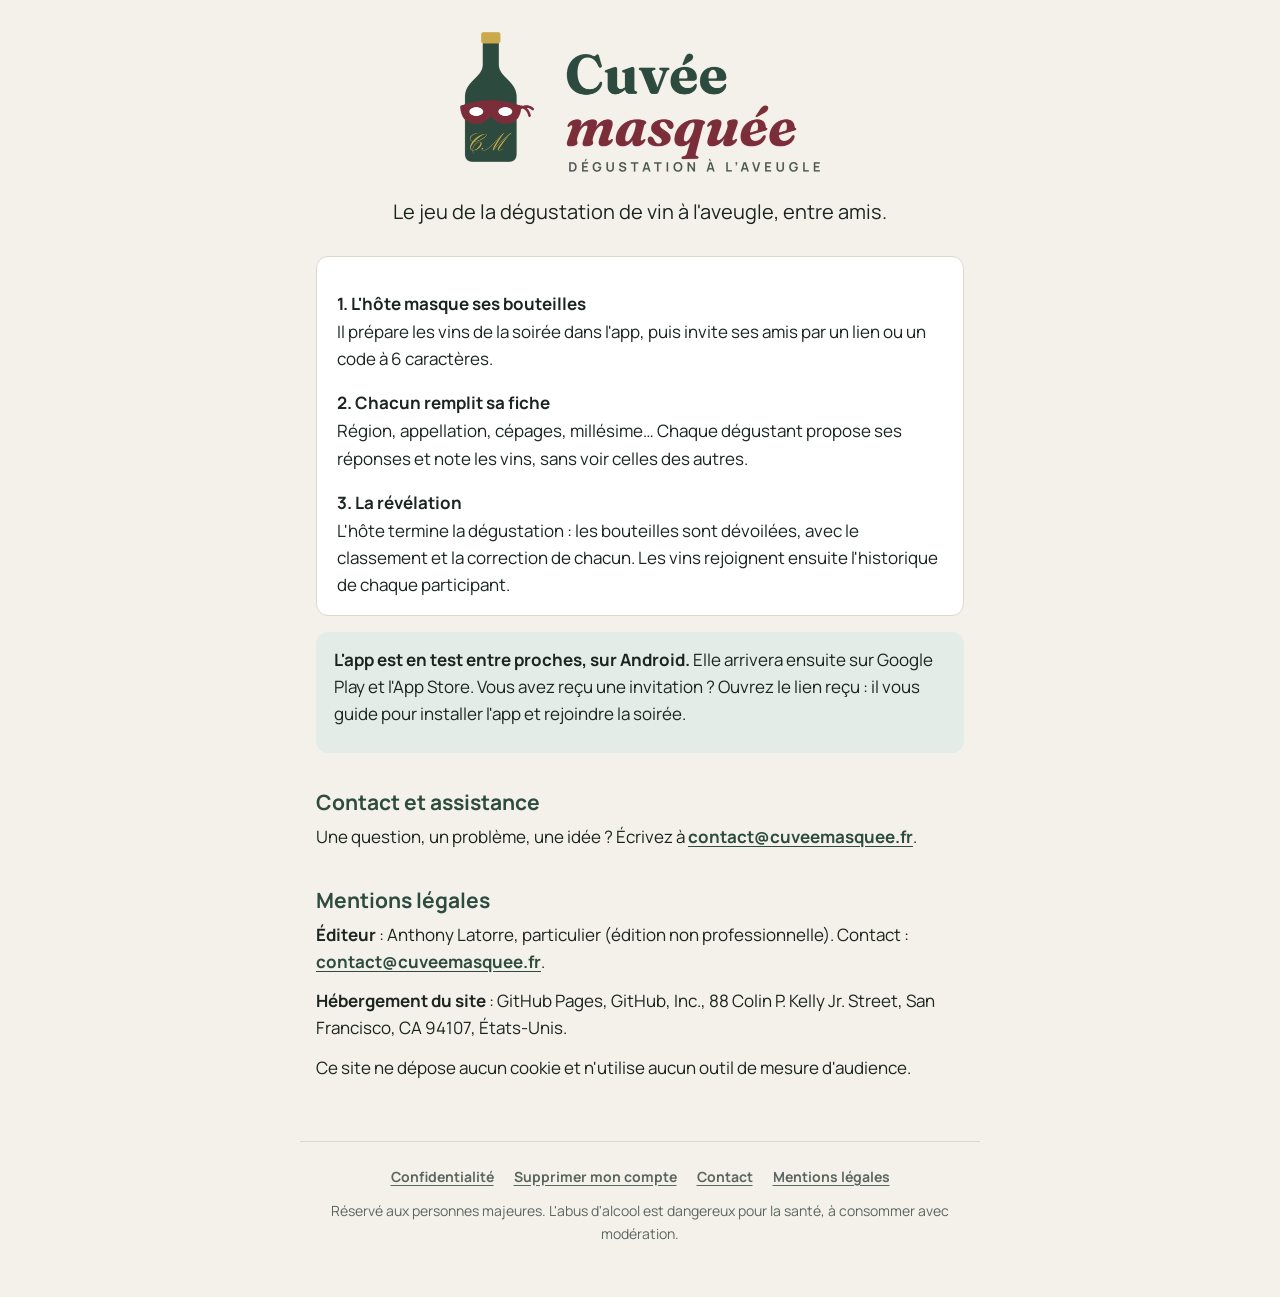
<file: index.html>
<!doctype html>
<html lang="fr">
  <head>
    <meta charset="utf-8" />
    <meta name="viewport" content="width=device-width, initial-scale=1" />
    <title>Cuvée Masquée · Dégustation de vin à l'aveugle</title>
    <meta
      name="description"
      content="Cuvée Masquée : l'app de dégustation de vin à l'aveugle entre amis. L'hôte masque ses bouteilles, chacun remplit sa fiche, la révélation désigne le meilleur palais." />
    <meta name="theme-color" content="#2d4b3e" />
    <meta property="og:title" content="Cuvée Masquée" />
    <meta property="og:description" content="Dégustation de vin à l'aveugle entre amis." />
    <meta property="og:image" content="https://cuveemasquee.fr/images/icone-512.png" />
    <link rel="icon" href="/favicon.png" type="image/png" />
    <link rel="apple-touch-icon" href="/images/icone-180.png" />
    <link rel="stylesheet" href="/style.css" />
  </head>
  <body>
    <main>
      <img class="logo logo-clair" src="/images/logo-complet.png" alt="Cuvée Masquée, dégustation à l'aveugle" width="720" height="279" />
      <img class="logo logo-sombre" src="/images/logo-complet-sombre.png" alt="Cuvée Masquée, dégustation à l'aveugle" width="720" height="279" />

      <p class="accroche">Le jeu de la dégustation de vin à l'aveugle, entre amis.</p>

      <div class="carte">
        <h3>1. L'hôte masque ses bouteilles</h3>
        <p>Il prépare les vins de la soirée dans l'app, puis invite ses amis par un lien ou un code à 6 caractères.</p>
        <h3>2. Chacun remplit sa fiche</h3>
        <p>Région, appellation, cépages, millésime… Chaque dégustant propose ses réponses et note les vins, sans voir celles des autres.</p>
        <h3>3. La révélation</h3>
        <p>
          L'hôte termine la dégustation : les bouteilles sont dévoilées, avec le classement et la correction de chacun. Les vins rejoignent ensuite
          l'historique de chaque participant.
        </p>
      </div>

      <div class="encadre">
        <p>
          <strong>L'app est en test entre proches, sur Android.</strong> Elle arrivera ensuite sur Google Play et l'App Store. Vous avez reçu une
          invitation ? Ouvrez le lien reçu : il vous guide pour installer l'app et rejoindre la soirée.
        </p>
      </div>

      <h2 id="contact">Contact et assistance</h2>
      <p>Une question, un problème, une idée ? Écrivez à <a href="mailto:contact@cuveemasquee.fr">contact@cuveemasquee.fr</a>.</p>

      <h2 id="mentions-legales">Mentions légales</h2>
      <p>
        <strong>Éditeur</strong> : Anthony Latorre, particulier (édition non professionnelle). Contact :
        <a href="mailto:contact@cuveemasquee.fr">contact@cuveemasquee.fr</a>.
      </p>
      <p>
        <strong>Hébergement du site</strong> : GitHub Pages, GitHub, Inc., 88 Colin P. Kelly Jr. Street, San Francisco, CA 94107, États-Unis.
      </p>
      <p>Ce site ne dépose aucun cookie et n'utilise aucun outil de mesure d'audience.</p>
    </main>

    <footer>
      <nav>
        <a href="/confidentialite">Confidentialité</a>
        <a href="/suppression-compte">Supprimer mon compte</a>
        <a href="/#contact">Contact</a>
        <a href="/#mentions-legales">Mentions légales</a>
      </nav>
      <p>Réservé aux personnes majeures. L'abus d'alcool est dangereux pour la santé, à consommer avec modération.</p>
    </footer>
  </body>
</html>
</file>
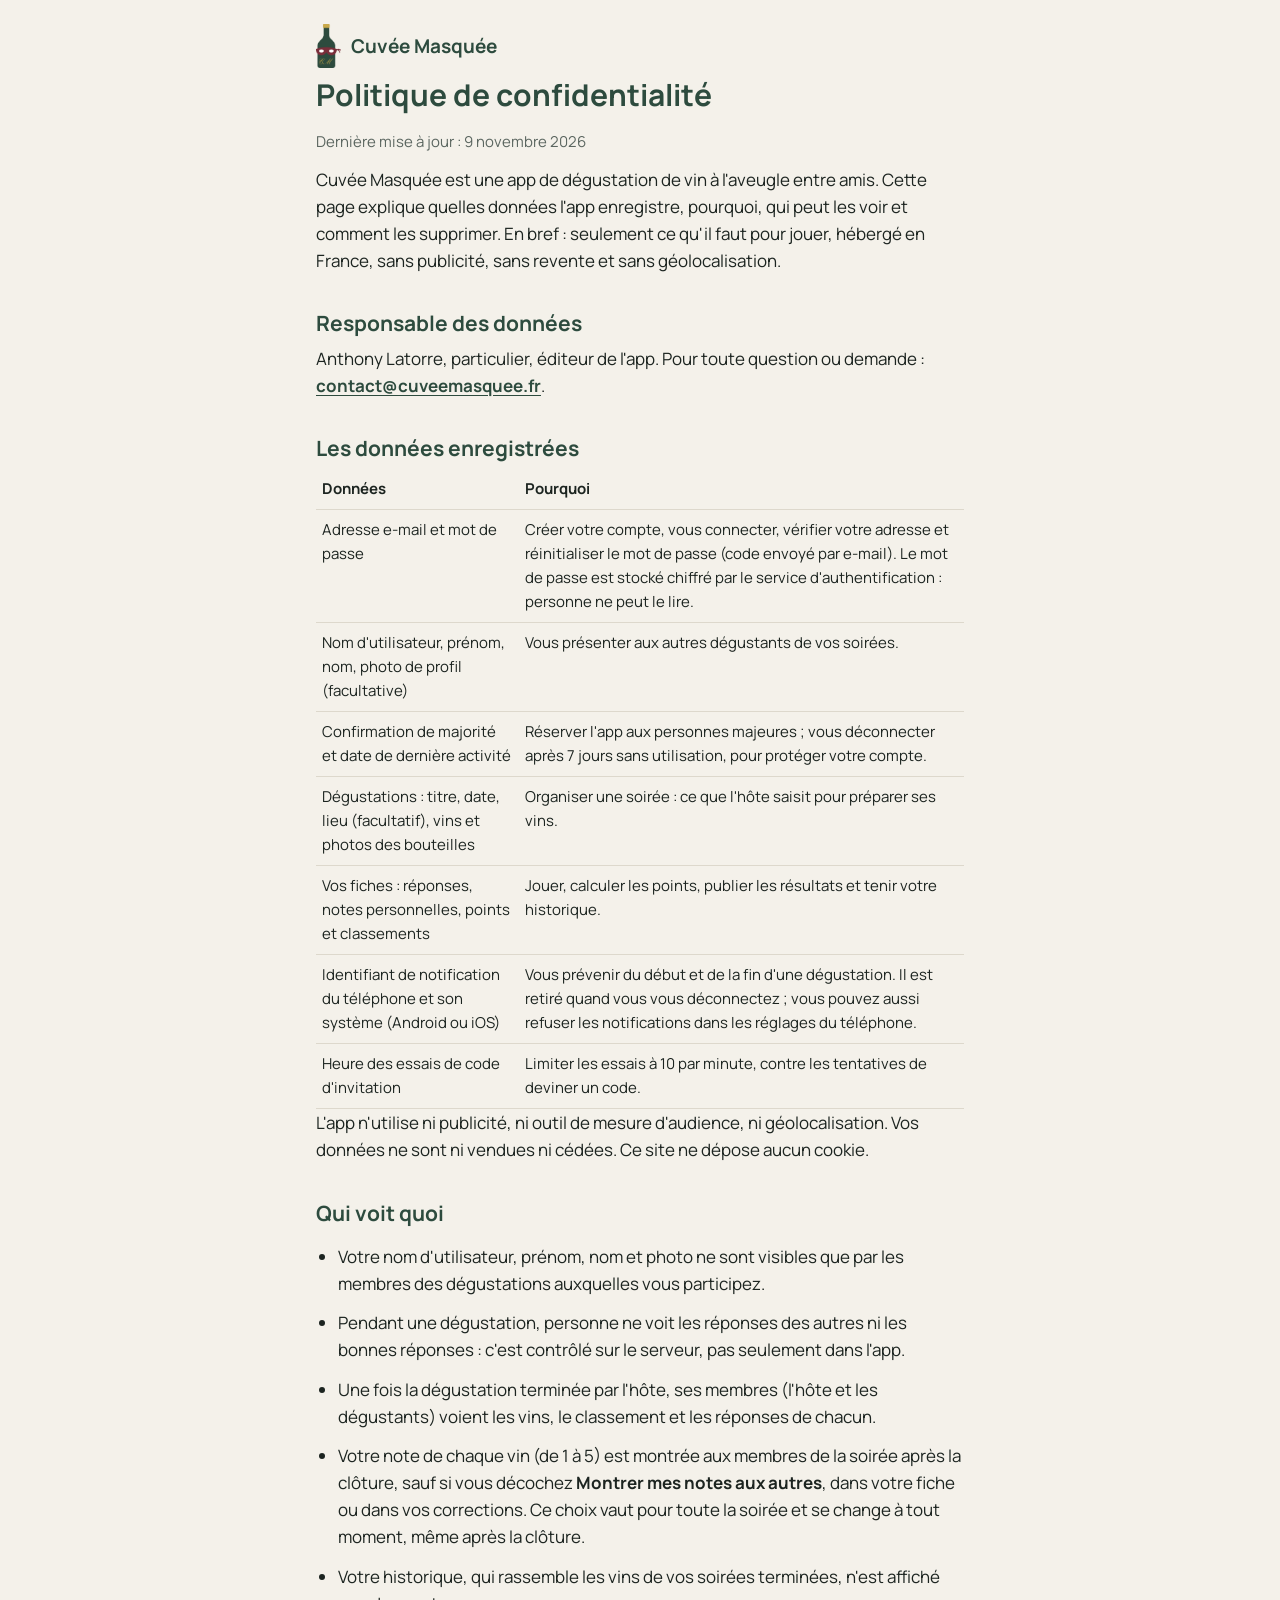
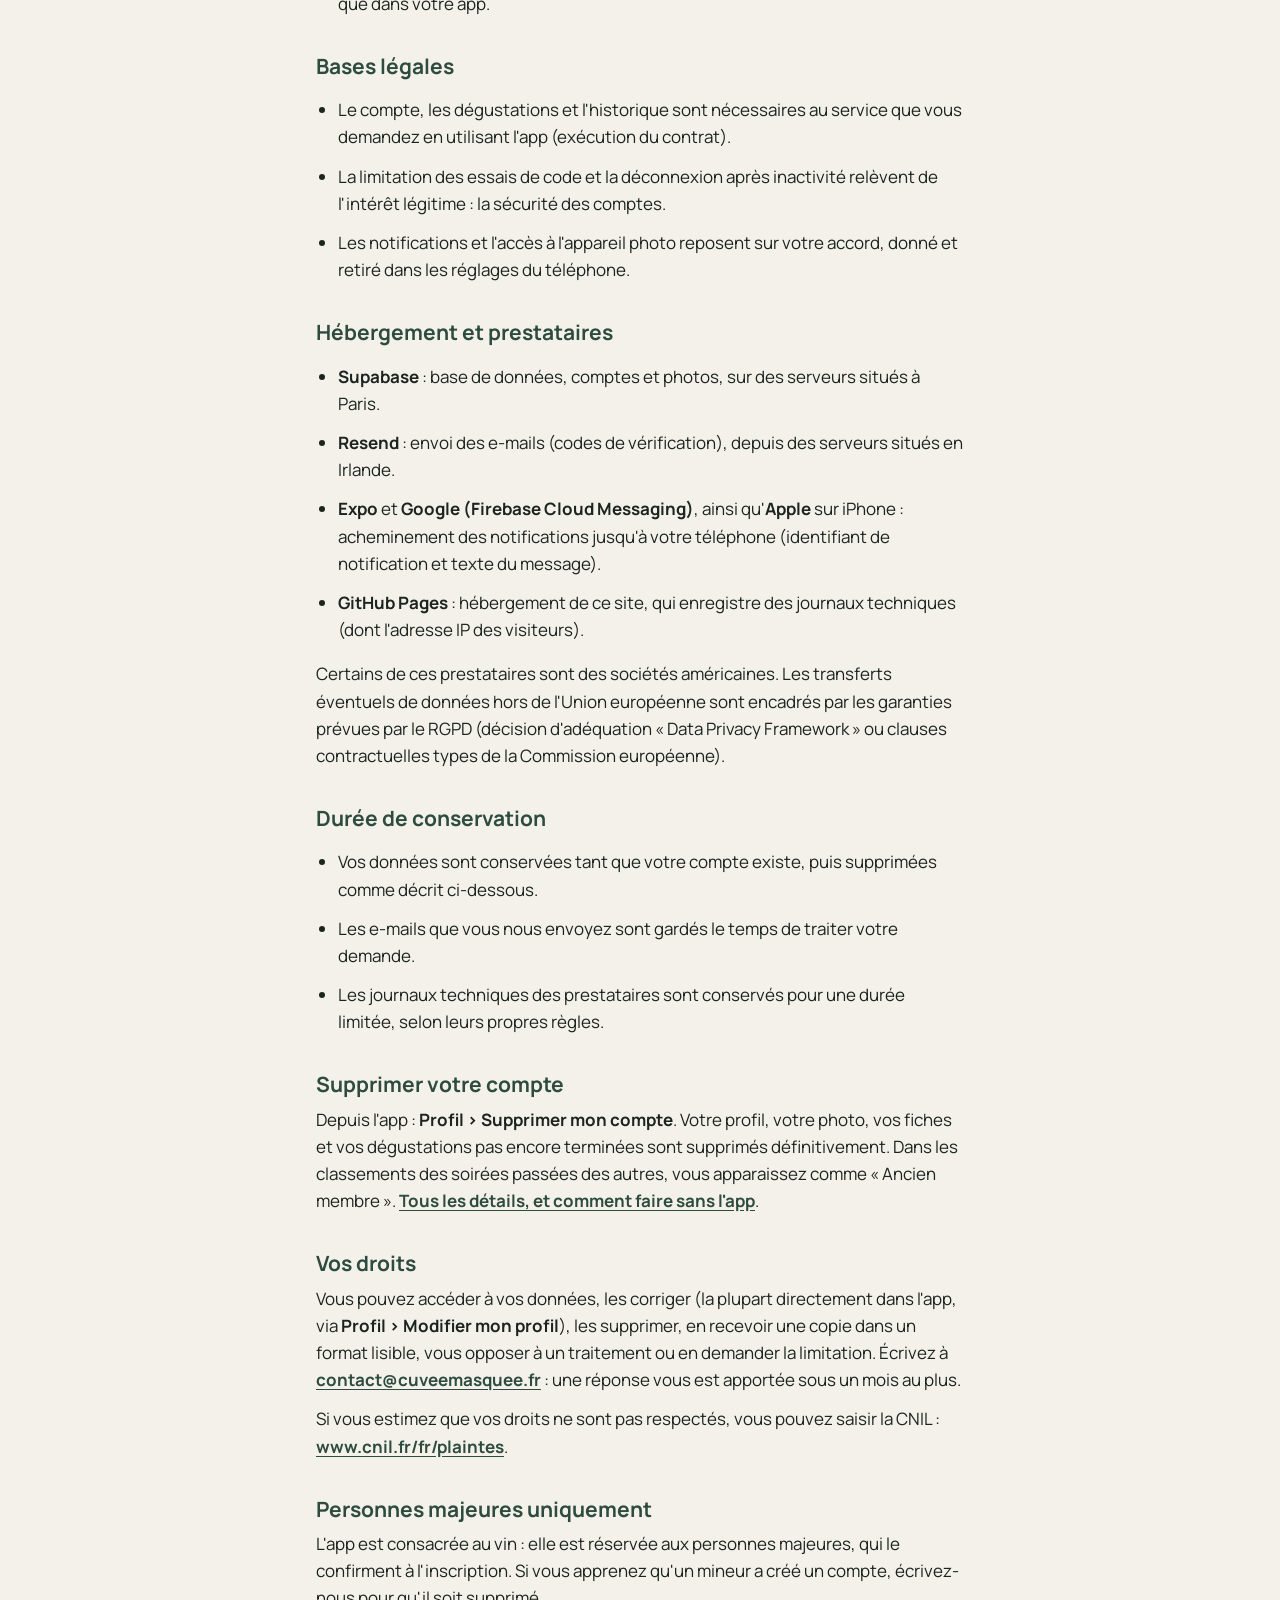
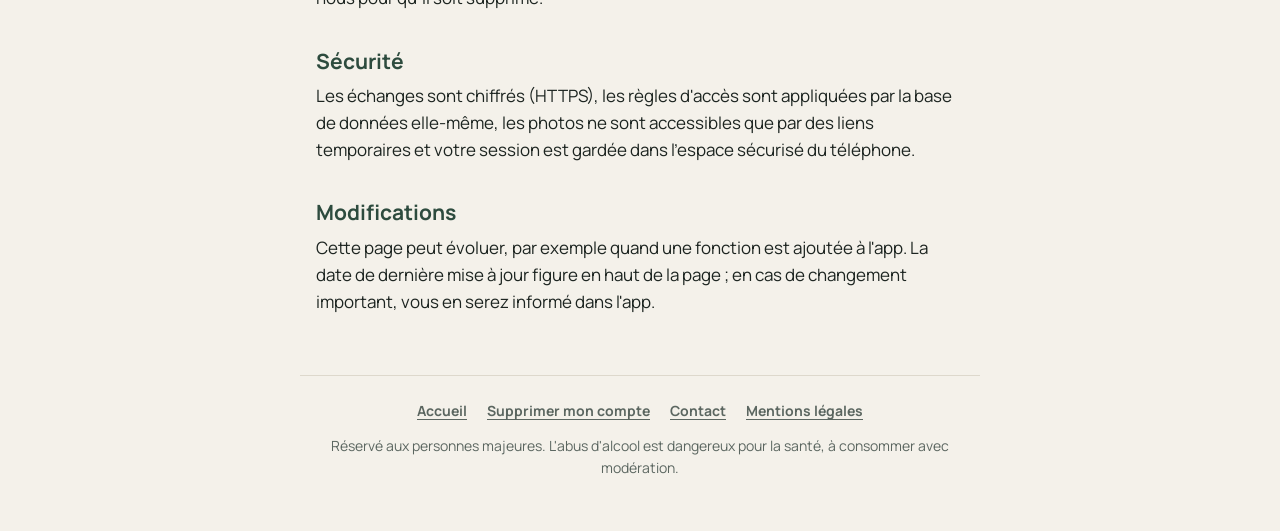
<file: confidentialite.html>
<!doctype html>
<html lang="fr">
  <head>
    <meta charset="utf-8" />
    <meta name="viewport" content="width=device-width, initial-scale=1" />
    <title>Politique de confidentialité · Cuvée Masquée</title>
    <meta name="description" content="Quelles données l'app Cuvée Masquée enregistre, pourquoi, qui les voit et comment les supprimer." />
    <meta name="theme-color" content="#2d4b3e" />
    <link rel="icon" href="/favicon.png" type="image/png" />
    <link rel="apple-touch-icon" href="/images/icone-180.png" />
    <link rel="stylesheet" href="/style.css" />
  </head>
  <body>
    <main>
      <a class="entete" href="/"><img src="/images/logo-bouteille.png" alt="" width="275" height="480" /> Cuvée Masquée</a>

      <h1>Politique de confidentialité</h1>
      <p class="discret">Dernière mise à jour : 9 novembre 2026</p>
      <p>
        Cuvée Masquée est une app de dégustation de vin à l'aveugle entre amis. Cette page explique quelles données l'app enregistre, pourquoi, qui
        peut les voir et comment les supprimer. En bref : seulement ce qu'il faut pour jouer, hébergé en France, sans publicité, sans revente et sans
        géolocalisation.
      </p>

      <h2>Responsable des données</h2>
      <p>
        Anthony Latorre, particulier, éditeur de l'app. Pour toute question ou demande :
        <a href="mailto:contact@cuveemasquee.fr">contact@cuveemasquee.fr</a>.
      </p>

      <h2>Les données enregistrées</h2>
      <div class="tableau">
        <table>
          <thead>
            <tr>
              <th>Données</th>
              <th>Pourquoi</th>
            </tr>
          </thead>
          <tbody>
            <tr>
              <td>Adresse e-mail et mot de passe</td>
              <td>
                Créer votre compte, vous connecter, vérifier votre adresse et réinitialiser le mot de passe (code envoyé par e-mail). Le mot de passe est
                stocké chiffré par le service d'authentification : personne ne peut le lire.
              </td>
            </tr>
            <tr>
              <td>Nom d'utilisateur, prénom, nom, photo de profil (facultative)</td>
              <td>Vous présenter aux autres dégustants de vos soirées.</td>
            </tr>
            <tr>
              <td>Confirmation de majorité et date de dernière activité</td>
              <td>
                Réserver l'app aux personnes majeures ; vous déconnecter après 7 jours sans utilisation, pour protéger votre compte.
              </td>
            </tr>
            <tr>
              <td>Dégustations : titre, date, lieu (facultatif), vins et photos des bouteilles</td>
              <td>Organiser une soirée : ce que l'hôte saisit pour préparer ses vins.</td>
            </tr>
            <tr>
              <td>Vos fiches : réponses, notes personnelles, points et classements</td>
              <td>Jouer, calculer les points, publier les résultats et tenir votre historique.</td>
            </tr>
            <tr>
              <td>Identifiant de notification du téléphone et son système (Android ou iOS)</td>
              <td>
                Vous prévenir du début et de la fin d'une dégustation. Il est retiré quand vous vous déconnectez ; vous pouvez aussi refuser les
                notifications dans les réglages du téléphone.
              </td>
            </tr>
            <tr>
              <td>Heure des essais de code d'invitation</td>
              <td>Limiter les essais à 10 par minute, contre les tentatives de deviner un code.</td>
            </tr>
          </tbody>
        </table>
      </div>
      <p>
        L'app n'utilise ni publicité, ni outil de mesure d'audience, ni géolocalisation. Vos données ne sont ni vendues ni cédées. Ce site ne dépose
        aucun cookie.
      </p>

      <h2>Qui voit quoi</h2>
      <ul>
        <li>Votre nom d'utilisateur, prénom, nom et photo ne sont visibles que par les membres des dégustations auxquelles vous participez.</li>
        <li>
          Pendant une dégustation, personne ne voit les réponses des autres ni les bonnes réponses : c'est contrôlé sur le serveur, pas seulement
          dans l'app.
        </li>
        <li>
          Une fois la dégustation terminée par l'hôte, ses membres (l'hôte et les dégustants) voient les vins, le classement et les réponses de
          chacun.
        </li>
        <li>
          Votre note de chaque vin (de 1 à 5) est montrée aux membres de la soirée après la clôture, sauf si vous décochez
          <strong>Montrer mes notes aux autres</strong>, dans votre fiche ou dans vos corrections. Ce choix vaut pour toute la soirée et se
          change à tout moment, même après la clôture.
        </li>
        <li>Votre historique, qui rassemble les vins de vos soirées terminées, n'est affiché que dans votre app.</li>
      </ul>

      <h2>Bases légales</h2>
      <ul>
        <li>Le compte, les dégustations et l'historique sont nécessaires au service que vous demandez en utilisant l'app (exécution du contrat).</li>
        <li>La limitation des essais de code et la déconnexion après inactivité relèvent de l'intérêt légitime : la sécurité des comptes.</li>
        <li>Les notifications et l'accès à l'appareil photo reposent sur votre accord, donné et retiré dans les réglages du téléphone.</li>
      </ul>

      <h2>Hébergement et prestataires</h2>
      <ul>
        <li><strong>Supabase</strong> : base de données, comptes et photos, sur des serveurs situés à Paris.</li>
        <li><strong>Resend</strong> : envoi des e-mails (codes de vérification), depuis des serveurs situés en Irlande.</li>
        <li>
          <strong>Expo</strong> et <strong>Google (Firebase Cloud Messaging)</strong>, ainsi qu'<strong>Apple</strong> sur iPhone : acheminement des
          notifications jusqu'à votre téléphone (identifiant de notification et texte du message).
        </li>
        <li><strong>GitHub Pages</strong> : hébergement de ce site, qui enregistre des journaux techniques (dont l'adresse IP des visiteurs).</li>
      </ul>
      <p>
        Certains de ces prestataires sont des sociétés américaines. Les transferts éventuels de données hors de l'Union européenne sont encadrés par
        les garanties prévues par le RGPD (décision d'adéquation « Data Privacy Framework » ou clauses contractuelles types de la Commission
        européenne).
      </p>

      <h2>Durée de conservation</h2>
      <ul>
        <li>Vos données sont conservées tant que votre compte existe, puis supprimées comme décrit ci-dessous.</li>
        <li>Les e-mails que vous nous envoyez sont gardés le temps de traiter votre demande.</li>
        <li>Les journaux techniques des prestataires sont conservés pour une durée limitée, selon leurs propres règles.</li>
      </ul>

      <h2>Supprimer votre compte</h2>
      <p>
        Depuis l'app : <strong>Profil › Supprimer mon compte</strong>. Votre profil, votre photo, vos fiches et vos dégustations pas encore terminées
        sont supprimés définitivement. Dans les classements des soirées passées des autres, vous apparaissez comme « Ancien membre ».
        <a href="/suppression-compte">Tous les détails, et comment faire sans l'app</a>.
      </p>

      <h2>Vos droits</h2>
      <p>
        Vous pouvez accéder à vos données, les corriger (la plupart directement dans l'app, via <strong>Profil › Modifier mon profil</strong>), les
        supprimer, en recevoir une copie dans un format lisible, vous opposer à un traitement ou en demander la limitation. Écrivez à
        <a href="mailto:contact@cuveemasquee.fr">contact@cuveemasquee.fr</a> : une réponse vous est apportée sous un mois au plus.
      </p>
      <p>
        Si vous estimez que vos droits ne sont pas respectés, vous pouvez saisir la CNIL :
        <a href="https://www.cnil.fr/fr/plaintes">www.cnil.fr/fr/plaintes</a>.
      </p>

      <h2>Personnes majeures uniquement</h2>
      <p>
        L'app est consacrée au vin : elle est réservée aux personnes majeures, qui le confirment à l'inscription. Si vous apprenez qu'un mineur a créé
        un compte, écrivez-nous pour qu'il soit supprimé.
      </p>

      <h2>Sécurité</h2>
      <p>
        Les échanges sont chiffrés (HTTPS), les règles d'accès sont appliquées par la base de données elle-même, les photos ne sont accessibles que
        par des liens temporaires et votre session est gardée dans l'espace sécurisé du téléphone.
      </p>

      <h2>Modifications</h2>
      <p>
        Cette page peut évoluer, par exemple quand une fonction est ajoutée à l'app. La date de dernière mise à jour figure en haut de la page ; en
        cas de changement important, vous en serez informé dans l'app.
      </p>
    </main>

    <footer>
      <nav>
        <a href="/">Accueil</a>
        <a href="/suppression-compte">Supprimer mon compte</a>
        <a href="/#contact">Contact</a>
        <a href="/#mentions-legales">Mentions légales</a>
      </nav>
      <p>Réservé aux personnes majeures. L'abus d'alcool est dangereux pour la santé, à consommer avec modération.</p>
    </footer>
  </body>
</html>
</file>
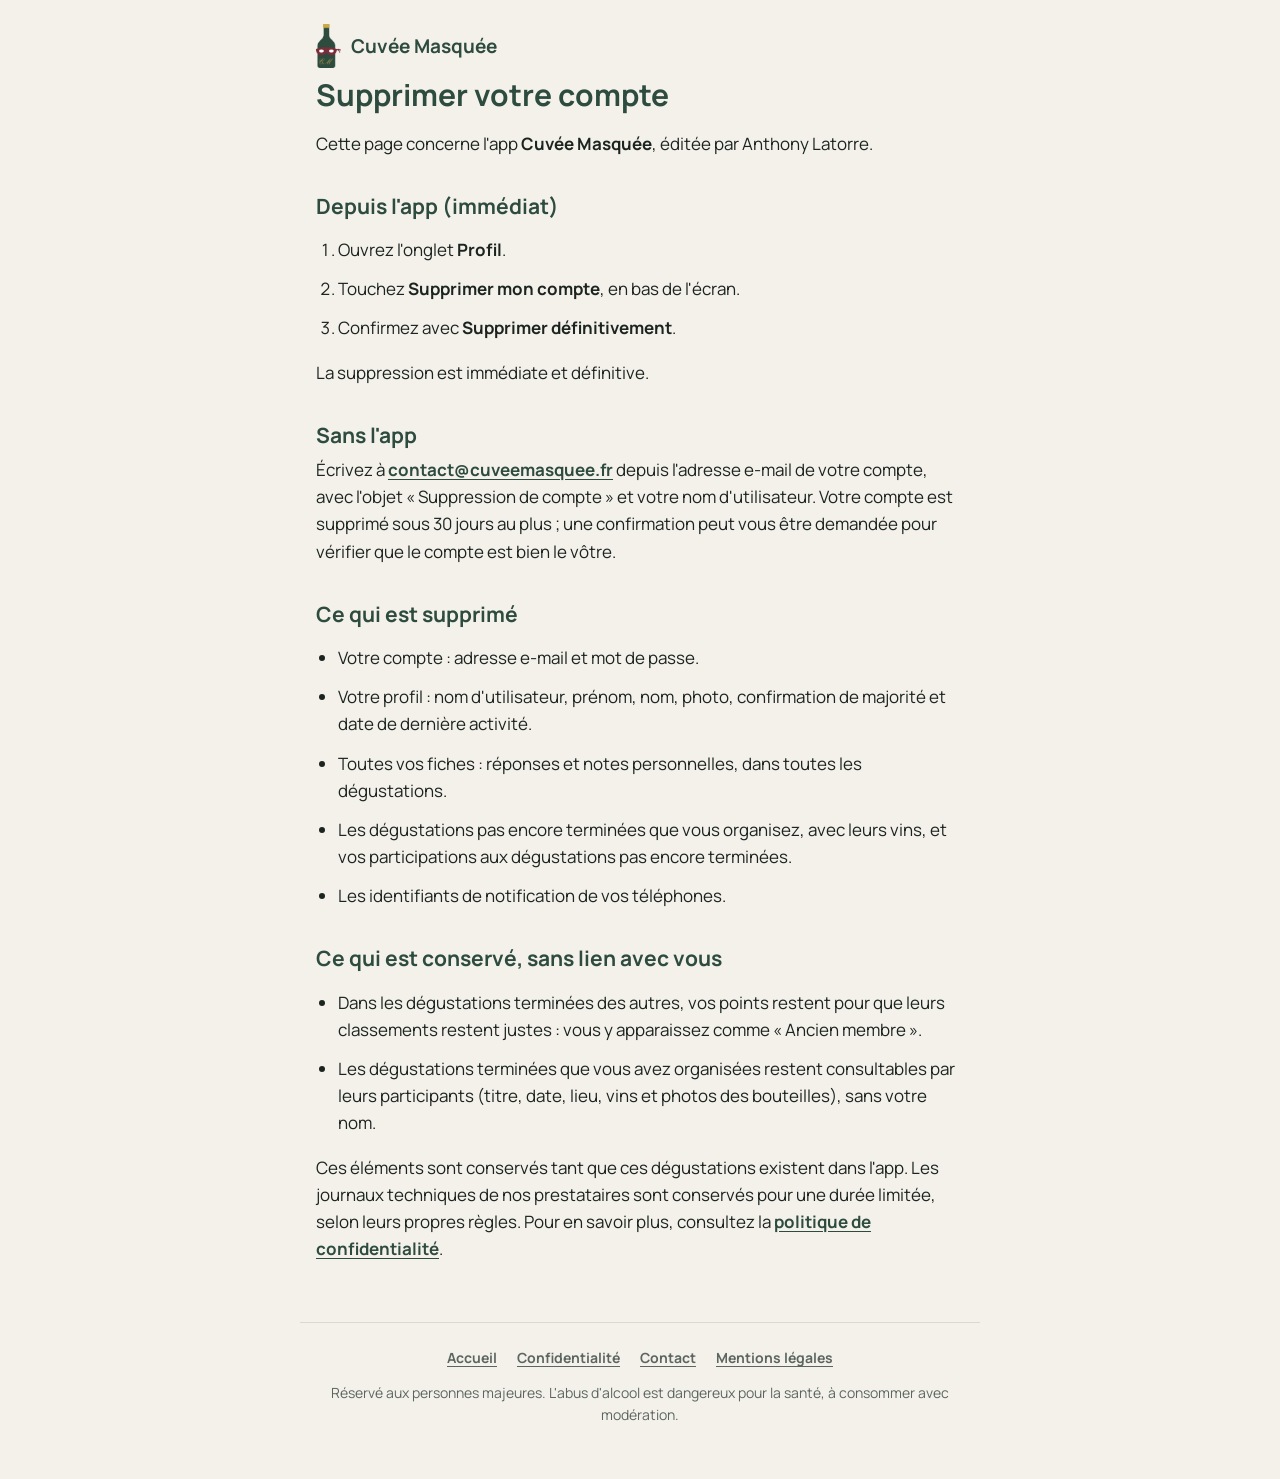
<file: suppression-compte.html>
<!doctype html>
<html lang="fr">
  <head>
    <meta charset="utf-8" />
    <meta name="viewport" content="width=device-width, initial-scale=1" />
    <title>Supprimer votre compte · Cuvée Masquée</title>
    <meta name="description" content="Comment supprimer votre compte Cuvée Masquée, et ce qui est supprimé ou conservé." />
    <meta name="theme-color" content="#2d4b3e" />
    <link rel="icon" href="/favicon.png" type="image/png" />
    <link rel="apple-touch-icon" href="/images/icone-180.png" />
    <link rel="stylesheet" href="/style.css" />
  </head>
  <body>
    <main>
      <a class="entete" href="/"><img src="/images/logo-bouteille.png" alt="" width="275" height="480" /> Cuvée Masquée</a>

      <h1>Supprimer votre compte</h1>
      <p>Cette page concerne l'app <strong>Cuvée Masquée</strong>, éditée par Anthony Latorre.</p>

      <h2>Depuis l'app (immédiat)</h2>
      <ol>
        <li>Ouvrez l'onglet <strong>Profil</strong>.</li>
        <li>Touchez <strong>Supprimer mon compte</strong>, en bas de l'écran.</li>
        <li>Confirmez avec <strong>Supprimer définitivement</strong>.</li>
      </ol>
      <p>La suppression est immédiate et définitive.</p>

      <h2>Sans l'app</h2>
      <p>
        Écrivez à <a href="mailto:contact@cuveemasquee.fr?subject=Suppression%20de%20compte">contact@cuveemasquee.fr</a> depuis l'adresse e-mail de
        votre compte, avec l'objet « Suppression de compte » et votre nom d'utilisateur. Votre compte est supprimé sous 30 jours au plus ; une
        confirmation peut vous être demandée pour vérifier que le compte est bien le vôtre.
      </p>

      <h2>Ce qui est supprimé</h2>
      <ul>
        <li>Votre compte : adresse e-mail et mot de passe.</li>
        <li>Votre profil : nom d'utilisateur, prénom, nom, photo, confirmation de majorité et date de dernière activité.</li>
        <li>Toutes vos fiches : réponses et notes personnelles, dans toutes les dégustations.</li>
        <li>Les dégustations pas encore terminées que vous organisez, avec leurs vins, et vos participations aux dégustations pas encore terminées.</li>
        <li>Les identifiants de notification de vos téléphones.</li>
      </ul>

      <h2>Ce qui est conservé, sans lien avec vous</h2>
      <ul>
        <li>
          Dans les dégustations terminées des autres, vos points restent pour que leurs classements restent justes : vous y apparaissez comme
          « Ancien membre ».
        </li>
        <li>
          Les dégustations terminées que vous avez organisées restent consultables par leurs participants (titre, date, lieu, vins et photos des
          bouteilles), sans votre nom.
        </li>
      </ul>
      <p>
        Ces éléments sont conservés tant que ces dégustations existent dans l'app. Les journaux techniques de nos prestataires sont conservés pour une
        durée limitée, selon leurs propres règles. Pour en savoir plus, consultez la <a href="/confidentialite">politique de confidentialité</a>.
      </p>
    </main>

    <footer>
      <nav>
        <a href="/">Accueil</a>
        <a href="/confidentialite">Confidentialité</a>
        <a href="/#contact">Contact</a>
        <a href="/#mentions-legales">Mentions légales</a>
      </nav>
      <p>Réservé aux personnes majeures. L'abus d'alcool est dangereux pour la santé, à consommer avec modération.</p>
    </footer>
  </body>
</html>
</file>
<file: style.css>
/* Cuvée Masquée : mêmes couleurs et même police que l'app (Manrope, hébergée ici : aucun appel à Google). */
@font-face {
  font-family: 'Manrope';
  src: url('/polices/Manrope_400Regular.ttf') format('truetype');
  font-weight: 400;
  font-display: swap;
}
@font-face {
  font-family: 'Manrope';
  src: url('/polices/Manrope_700Bold.ttf') format('truetype');
  font-weight: 700;
  font-display: swap;
}

:root {
  --texte: #1c2420;
  --texte-2: #5b6660;
  --fond: #f4f1ea;
  --surface: #ffffff;
  --bordure: #ddd8cc;
  --vert: #2d4b3e;
  --sur-vert: #ffffff;
  --bordeaux: #7a2e3a;
  --info: #e3ece7;
  color-scheme: light;
}

@media (prefers-color-scheme: dark) {
  :root {
    --texte: #eef0ec;
    --texte-2: #a9b3ad;
    --fond: #14201b;
    --surface: #1e2b25;
    --bordure: #33433b;
    --vert: #8db8a5;
    --sur-vert: #10201a;
    --bordeaux: #d98c98;
    --info: #22352d;
    color-scheme: dark;
  }
}

* {
  box-sizing: border-box;
}

html {
  -webkit-text-size-adjust: 100%;
}

body {
  margin: 0;
  background: var(--fond);
  color: var(--texte);
  font-family: 'Manrope', system-ui, -apple-system, 'Segoe UI', Roboto, sans-serif;
  font-size: 17px;
  line-height: 1.6;
}

main {
  max-width: 680px;
  margin: 0 auto;
  padding: 24px 16px 48px;
}

a {
  color: var(--vert);
  font-weight: 700;
  text-underline-offset: 3px;
}

h1,
h2,
h3 {
  color: var(--vert);
  line-height: 1.25;
  font-weight: 700;
}

h1 {
  font-size: 30px;
  margin: 8px 0 16px;
}

h2 {
  font-size: 21px;
  margin: 36px 0 8px;
}

h3 {
  font-size: 17px;
  margin: 20px 0 4px;
  color: var(--texte);
}

p,
li {
  margin: 0 0 12px;
}

ul,
ol {
  padding-left: 22px;
}

.entete {
  display: flex;
  align-items: center;
  gap: 10px;
  text-decoration: none;
  color: var(--vert);
  font-size: 19px;
}

.entete img {
  height: 44px;
  width: auto;
}

.logo {
  display: block;
  width: min(360px, 100%);
  height: auto;
  margin: 8px auto 24px;
}

.logo-sombre {
  display: none;
}

@media (prefers-color-scheme: dark) {
  .logo-clair {
    display: none;
  }
  .logo-sombre {
    display: block;
  }
}

.accroche {
  font-size: 20px;
  text-align: center;
  margin-bottom: 28px;
}

.carte {
  background: var(--surface);
  border: 1px solid var(--bordure);
  border-radius: 12px;
  padding: 16px 20px;
  margin: 16px 0;
}

.carte > :last-child {
  margin-bottom: 0;
}

.encadre {
  background: var(--info);
  border-radius: 12px;
  padding: 14px 18px;
  margin: 16px 0;
}

.bouton {
  display: block;
  width: 100%;
  min-height: 52px;
  padding: 14px 20px;
  border-radius: 12px;
  border: 2px solid var(--vert);
  background: var(--vert);
  color: var(--sur-vert);
  font: inherit;
  font-weight: 700;
  text-align: center;
  text-decoration: none;
  cursor: pointer;
  margin: 12px 0;
}

.bouton.secondaire {
  background: transparent;
  color: var(--vert);
}

.code {
  font-size: 40px;
  font-weight: 700;
  letter-spacing: 6px;
  text-align: center;
  color: var(--bordeaux);
  margin: 4px 0 0;
}

.discret {
  color: var(--texte-2);
  font-size: 15px;
}

.centre {
  text-align: center;
}

.cache {
  display: none;
}

table {
  width: 100%;
  border-collapse: collapse;
  font-size: 15px;
}

th,
td {
  text-align: left;
  vertical-align: top;
  padding: 8px 6px;
  border-bottom: 1px solid var(--bordure);
}

.tableau {
  overflow-x: auto;
}

footer {
  max-width: 680px;
  margin: 0 auto;
  padding: 24px 16px 40px;
  border-top: 1px solid var(--bordure);
  color: var(--texte-2);
  font-size: 14px;
  text-align: center;
}

footer nav {
  display: flex;
  flex-wrap: wrap;
  justify-content: center;
  gap: 8px 20px;
  margin-bottom: 12px;
}

footer a {
  color: var(--texte-2);
}
</file>
